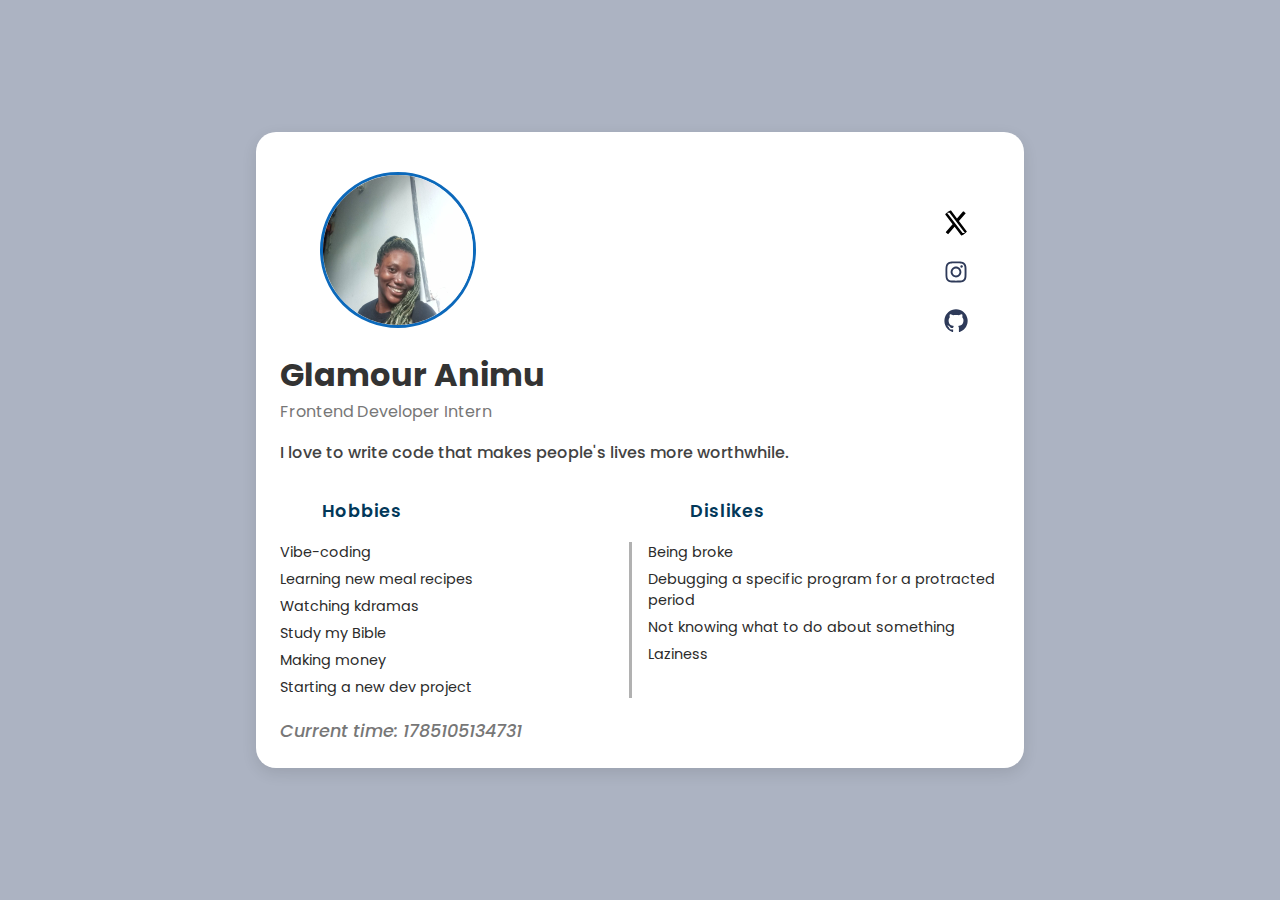
<file: index.html>
<!DOCTYPE html>
<html lang="en">
	<head>
		<meta charset="UTF-8" />
		<meta name="viewport" content="width=device-width, initial-scale=1.0" />
		<link rel="stylesheet" href="styles.css" />
		<title>Glamour's Profile Card</title>
	</head>
	<body>
		<article data-testid="test-profile-card">
			<figure>
				<img
					src="./profile.jpeg"
					alt="Photo of Glamour"
					data-testid="test-user-avatar"
				/>
			</figure>
			<header>
				<h2 id="username" data-testid="test-user-name">
					Glamour Animu
				</h2>
				<p id="title">Frontend Developer Intern</p>
			</header>
			<!-- Add necessary arial label -->

			<p data-testid="test-user-bio" id="bio">
				I love to write code that makes people's lives more worthwhile.
			</p>
			<!-- Hobbies/dislikes each inside <section> and presented as <ul>/<li> -->
			<div id="preference-list">
				<section
					id="hobbies-list "
					data-testid="test-user-hobbies"
					class="preference"
				>
					<h3>Hobbies</h3>
					<ul class="border">
						<li>Vibe-coding</li>
						<li>Learning new meal recipes</li>
						<li>Watching kdramas</li>
						<li>Study my Bible</li>
						<li>Making money</li>
						<li>Starting a new dev project</li>
					</ul>
				</section>
				<section id="empty"></section>
				<section
					id="dislikes-list"
					data-testid="test-user-dislikes"
					class="preference"
				>
					<h3>Dislikes</h3>
					<ul>
						<li>Being broke</li>
						<li>
							Debugging a specific program for a protracted period
						</li>
						<li>Not knowing what to do about something</li>
						<li>Laziness</li>
					</ul>
				</section>
			</div>
			<!-- Social links inside a <nav> or <ul> -->
			<nav data-testid="test-user-social-links">
				<li>
					<a
						data-testid="test-user-social-x"
						href="https://x.com/glamour_ani"
						target="_blank"
						rel="noopener noreferrer"
					>
						<img
							class="logo"
							src="./icons/x-logo.svg"
							srcset=""
							alt="x-logo"
						/>
					</a>
				</li>
				<li></li>
					<a data-testid="test-user-social-instagram"
                        href="https://instagram.com/glamour_ani"
						target="_blank"
						rel="noopener noreferrer">
						<img
							class="logo"
							src="./icons/instagram.svg"
							srcset=""
							alt="instagram-logo"
						/>
					</a>
				</li>
				<li>
					<a data-testid="test-user-social-github"
                        href="https://github.com/glamourAni"
						target="_blank"
						rel="noopener noreferrer">

						<img
							class="logo"
							src="./icons/github.svg"
							alt="github-logo"
							srcset=""
						/>
					</a>
				</li>
			</nav>

			<div id="time-div" data-testid="test-user-time">
				Current time: <span id="current-time"></span>
			</div>
			<!-- All interactive items (links/buttons) must be keyboard-focusable. -->
		</article>

        <script src="index.js"></script>
	</body>
</html>
</file>
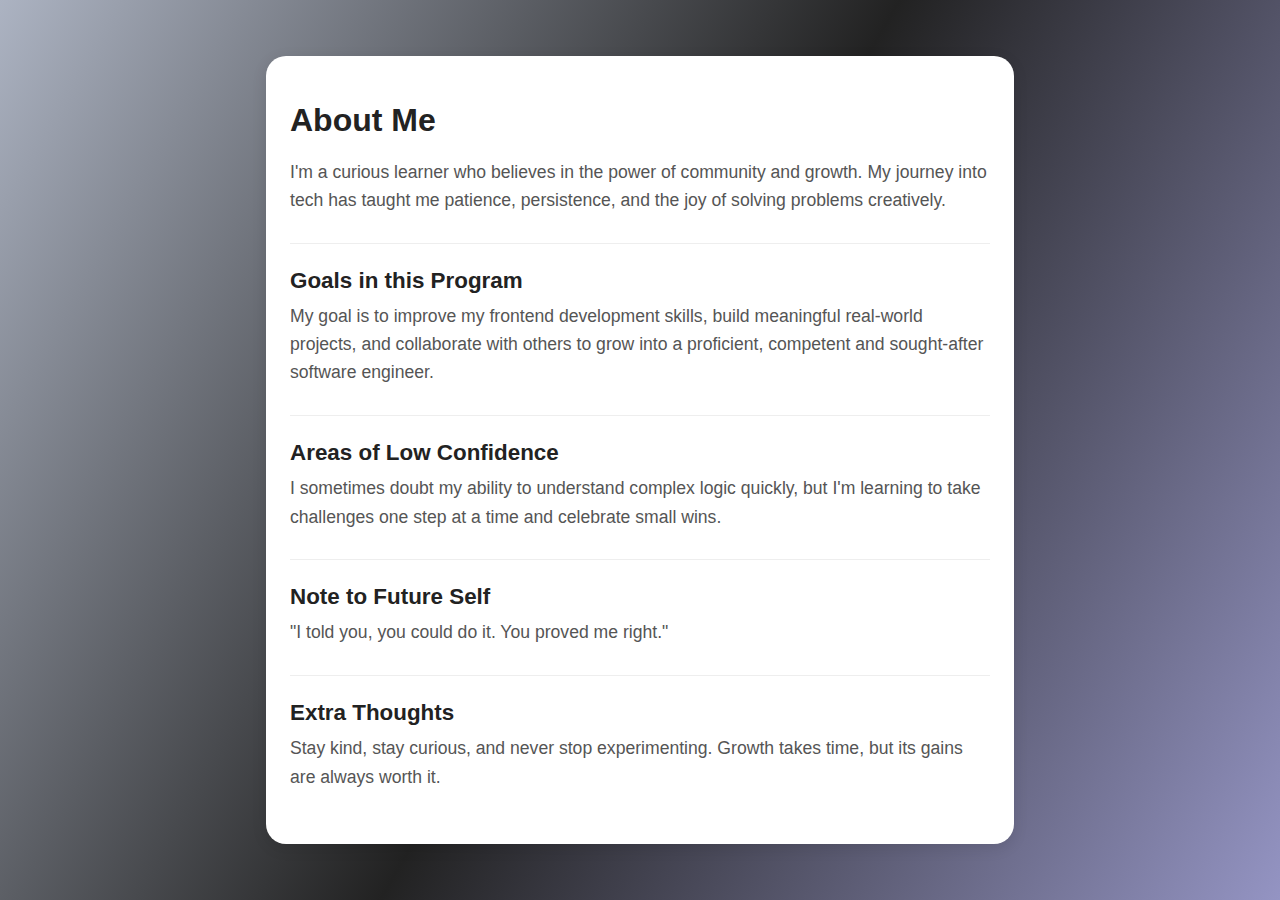
<file: pages/about.html>
<!DOCTYPE html>
<html lang="en">
	<head>
		<meta charset="UTF-8" />
		<meta name="viewport" content="width=device-width, initial-scale=1.0" />
		<link rel="stylesheet" href="about.css" />
		<title>About Me</title>
	</head>
	<body>
		<main data-testid="test-about-page">
			<h1>About Me</h1>

			<section data-testid="test-about-bio">
				<p>
					I'm a curious learner who believes in the power of community
					and growth. My journey into tech has taught me patience,
					persistence, and the joy of solving problems creatively.
				</p>
			</section>

			<div class="divider"></div>

			<section data-testid="test-about-goals">
				<h2>Goals in this Program</h2>
				<p>
					My goal is to improve my frontend development skills, build
					meaningful real-world projects, and collaborate with others
					to grow into a proficient, competent and sought-after
					software engineer.
				</p>
			</section>

			<div class="divider"></div>

			<section data-testid="test-about-confidence">
				<h2>Areas of Low Confidence</h2>
				<p>
					I sometimes doubt my ability to understand complex logic
					quickly, but I'm learning to take challenges one step at a
					time and celebrate small wins.
				</p>
			</section>

			<div class="divider"></div>

			<section data-testid="test-about-future-note">
				<h2>Note to Future Self</h2>
				<p>"I told you, you could do it. You proved me right."</p>
			</section>

			<div class="divider"></div>

			<section data-testid="test-about-extra">
				<h2>Extra Thoughts</h2>
				<p>
					Stay kind, stay curious, and never stop experimenting.
					Growth takes time, but its gains are always worth it.
				</p>
			</section>
		</main>
	</body>
</html>
</file>
<file: styles.css>
@import url("https://fonts.googleapis.com/css2?family=Poppins:wght@400;500;600&family=Ubuntu:ital,wght@0,400;0,500;1,400&display=swap");

body {
	margin: 0;
	padding: 0;
	box-sizing: border-box;
	background-color: #acb3c2;
	display: flex;
	justify-content: center;
	align-items: center;
	height: 100vh;
}

:root {
	--border-color: #ebdcdc;
	--details-section-color: #434343;
	--title-color: #333;
	--username-color: #777;
	--anchor-color: rgb(64, 2, 64);
	--text-font: 0.9rem;
	--heading: 2rem;
	--title: 1.1rem;
}

article,
#form-wrapper {
	font-family: "Poppins", sans-serif;
	background: #fff;
	border-radius: 20px;
	box-shadow: 0 5px 15px rgba(0, 0, 0, 0.1);
	width: 100%;
	max-width: 45rem;
	padding: 1.5rem;
	position: relative;
	max-height: 770px;
}
/* #form-wrapper {
	height: 700px;
} */
article > figure > img {
	width: 150px;
	height: 150px;
	border-radius: 50%;
	object-fit: cover;
	margin-bottom: 1rem;
	border: 3px solid #0c69bb;
}
article > figure {
	margin-bottom: 0;
}
#username {
	font-size: 2rem;
	margin: 0;
	color: var(--title-color);
}
#title {
	margin-top: 0;
	font-size: 1rem;
	color: var(--username-color);
}
#bio {
	font-size: 1rem;
	color: var(--details-section-color);
	font-weight: 500;
}
#details {
	border-top: 1px solid #d5d0d0;
	border-bottom: 1px solid #d5d0d0;
	padding: 0.8em 0;
}
#details div {
	position: relative;
}
#details div p {
	margin-left: 2em;
	margin-top: 0em;
}
a {
	text-decoration: none;
}
.icon {
	position: absolute;
	display: inline-block;
	width: 26px;
	height: 26px;
	/* top: -3px; */
}
.icon > img {
	width: 100%;
	height: 100%;
}
#about-me > a {
	color: var(--anchor-color);
	font-weight: 500;
}
#about-me > a:hover {
	color: palevioletred;
}
#preference-list {
	display: flex;
	justify-content: space-between;
	gap: 8px;
	margin-bottom: 0.4em;
}
.preference {
	flex: 1 1 80px;
}
.preference > h3 {
	color: #023859;
	padding-left: 2.6rem;
	font-size: var(--title);
	font-weight: 600;
	letter-spacing: 1px;
	/* border-bottom: 1px solid #baccd5; */
}
ul,
li {
	list-style-type: none;
}
.preference ul {
	padding-left: 0;
	font-size: var(--text-font);
}
.preference ul li {
	margin-bottom: 6px;
	color: #2b2b2b;
	/* background-color: #c6c8ca; */
}
.border {
	border-right: 3px solid #b1b1b1;
}

nav {
	position: absolute;
	top: 70px;
	right: 50px;
}

.logo {
	height: 28px;
	width: 28px;
	margin: 3px 0;
	border-radius: 50%;
	padding: 0.2em;
	border: 1px solid transparent;
}
.logo:hover,
.logo:focus {
	border: 1px solid #a7ebf2;
	transform: translateY(-1px);
}
#time-div {
	font-size: 1.1rem;
	font-style: italic;
	font-weight: 500;
	margin-bottom: 0;
	color: var(--username-color);
}
#contact-us {
	text-align: center;
	background: linear-gradient(100deg, var(--anchor-color), palevioletred);
	padding: 0.2em 0;
}
#contact-us a {
	color: #fde;
	font-weight: 500;
	font-size: 1.1rem;
	display: block;
	width: 100%;
}
#contact-us a:hover {
	color: #fff;
	background: linear-gradient(100deg, rgb(91, 6, 91), rgb(240, 115, 157));
}
/* Contact styles here */
#form-wrapper {
	padding: 1.5em 2em;
}
#form-wrapper > h2 {
	font-size: var(--heading);
	margin-bottom: 2em;
	color: indigo;
}
.error-msg {
	padding-left: 0.2em;
	margin-top: 0em;
	color: red;
	font-size: 0.9rem;
}

.shared-input {
	display: flex;
	justify-content: space-between;
	/* gap: 4em; */
	/* height: 100px; */
}
label,
input,
#message,
#submit {
	display: block;
	width: 100%;
	box-sizing: border-box;
}
.name-container,
.email-container {
	flex: 0 1 330px;
}
label {
	font-size: var(--title);
	color: var(--title-color);
	font-weight: 500;
	margin-bottom: 0.5em;
}
input[type="text"],
input[type="email"] {
	border: 1px solid var(--border-color);
	border-radius: 2em;
	margin-top: 1em;
	margin-bottom: 0.4em;
}
input[type="text"],
input[type="email"],
textarea {
	font-size: var(--title);
	padding: 0.6em 1em;
	outline: none;
}
form #message {
	resize: none;
	border: 1px solid var(--border-color);
	height: 7em;
	margin-bottom: 0.4em;
}
form > #submit {
	padding: 0.5em 0;
	font-size: 1.2rem;
	border-radius: 0.3em;
	font-weight: 600;
	color: #fee;
	background: purple;
	cursor: pointer;
}
input:focus,
.active,
#message:focus {
	border-color: purple;
}
#submit:hover {
	background: rgb(93, 1, 93);
	color: #fff;
}
#success-card {
	position: fixed;
	top: 0;
	left: 0;
	height: 100%;
	width: 100%;
	background-color: #00000038;
	display: none;
}
#success-card .popup {
	position: absolute;
	top: 50%;
	left: 50%;
	transform: translate(-50%, -50%);
	background: #fff;
	width: 600px;
	padding: 3em 2em 3.5em;
	border-radius: 1em;
	text-align: center;
}
.popup #success-text {
	font-size: 2.2rem;
	font-weight: 500;
	margin-bottom: 0;
	color: var(--title-color);
}
.popup #small-success-text {
	margin-top: 0.2em;
	color: var(--username-color);
}
.popup #done {
	position: absolute;
	right: 2em;
	bottom: 1.5em;
	cursor: pointer;
	padding: 0.3em;
	font-size: 1rem;
	background: #acb3c2;
	outline: none;
	border: 1px solid #acb3c2;
	border-radius: 5px;
}
#done:hover {
	background: #c9cfdc;
	font-weight: 500;
}
.error-border {
	border-color: red !important;
}
@media (max-width: 800px) {
	article {
		max-width: 38em;
	}
}
@media (max-width: 768px) {
	#form-wrapper {
		padding: 1.2em;
		max-width: 32em;
	}
	.name-container,
	.email-container {
		flex: 0 1 250px;
	}
	#success-card .popup {
		width: 400px;
	}
}
@media (max-width: 570px) {
	.shared-input {
		display: block;
	}
	#form-wrapper {
		max-width: 20em;
	}
	#form-wrapper > h2 {
		font-size: 1.5rem;
	}
	#success-card .popup {
		max-width: 200px;
	}
}
@media (max-width: 550px) {
	article {
		display: flex;
		flex-direction: column;
		align-items: center;
		background: #fff;
		border-radius: 20px;
		box-shadow: 0 5px 15px rgba(0, 0, 0, 0.1);
		width: 90%;
		max-width: 600px;
		padding: 2rem 1.5rem;
		text-align: center;
		margin: 2rem auto;
		transition: all 0.3s ease;
	}

	article > figure > img {
		width: 120px;
		height: 120px;
		border-radius: 50%;
		object-fit: cover;
		margin-bottom: 1rem;
	}
	#preference-list {
		display: flex;
		flex-direction: column;
		gap: 0.5rem;
		margin-top: 1rem;
		width: 100%;
	}

	.preference {
		background: #f9fafb;
		border-radius: 12px;
		padding: 0.5rem;
		text-align: left;
	}

	.preference h3 {
		margin-bottom: 0.3rem;
		font-size: 1rem;
	}
	.border {
		border: none;
	}
	nav {
		position: static;
		display: flex;
	}
}
</file>
<file: pages/about.css>
:root {
	--bg-peach: #f8b19a;
	--text-dark: #222;
	--text-light: #555;
	--card-bg: #fff;
	--divider-color: #eee;
}

body {
	font-family: "Inter", Arial, sans-serif;
	background: linear-gradient(
		120deg,
		#acb3c2,
		var(--text-dark),
		rgb(148, 148, 195)
	);
	margin: 0;
	display: flex;
	justify-content: center;
	align-items: center;
	min-height: 100vh;
}

main {
	background: var(--card-bg);
	border-radius: 20px;
	max-width: 700px;
	padding: 1.5rem;
	box-shadow: 0 4px 15px rgba(0, 0, 0, 0.1);
}

h1 {
	font-size: 2rem;
	margin-bottom: 1.2rem;
	color: var(--text-dark);
}

section {
	margin-bottom: 1.8rem;
}

h2 {
	font-size: 1.4rem;
	margin-bottom: 0.5rem;
	color: var(--text-dark);
}

p {
	line-height: 1.6;
	font-size: 1.1rem;
	color: var(--text-light);
	margin: 0;
}

.divider {
	border-top: 1px solid var(--divider-color);
	margin: 1.5rem 0;
}

/*  Responsive design for smaller screens */
@media (max-width: 768px) {
	body {
		padding: 1.2rem;
	}

	main {
		max-width: 500px;
	}
}

@media (max-width: 480px) {
	body {
		padding: 1rem;
	}

	main {
		max-width: 420px;

		padding: 1.2rem;
		border-radius: 16px;
		box-shadow: 0 2px 10px rgba(0, 0, 0, 0.08);
	}

	h1 {
		font-size: 1.4rem;
	}
	h2 {
		font-size: 1rem;
	}

	p {
		font-size: 0.9rem;
	}
}
</file>
